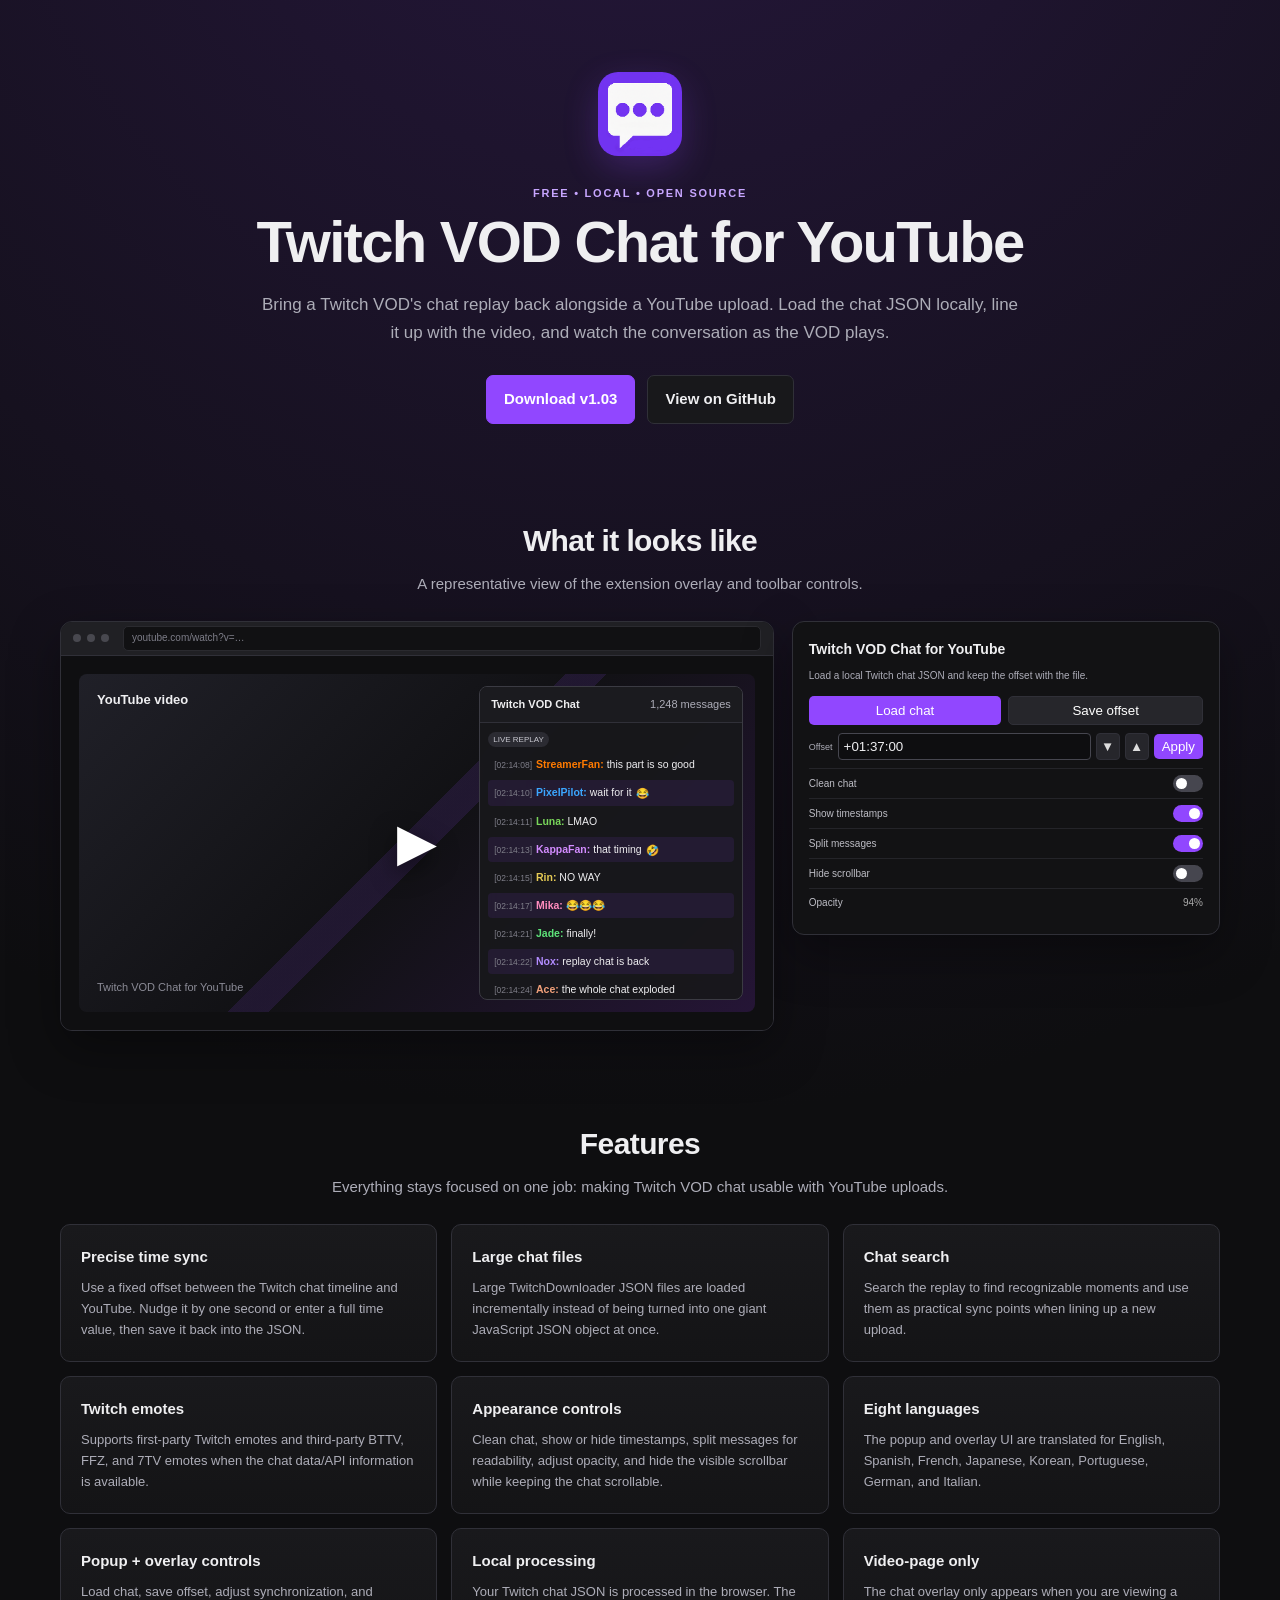
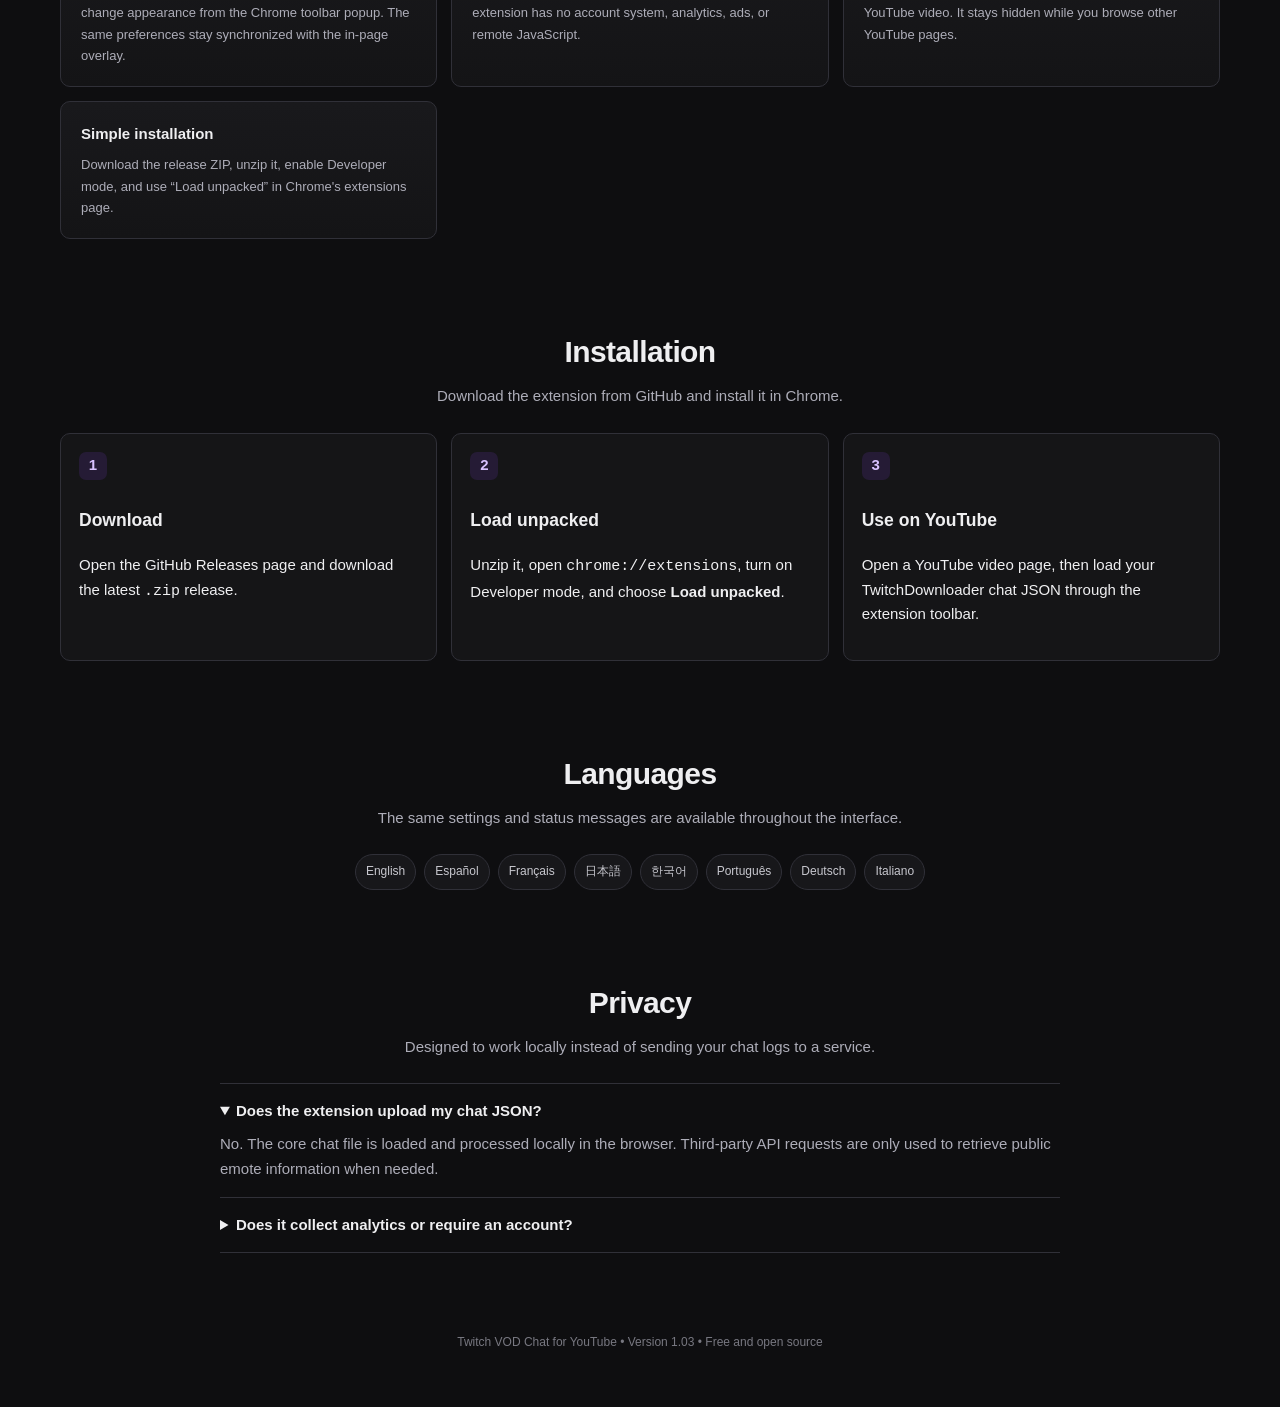
<file: docs/index.html>
<!doctype html>
<html lang="en">
<head>
<meta charset="utf-8">
<meta name="viewport" content="width=device-width, initial-scale=1">
<meta name="description" content="Twitch VOD Chat for YouTube — synchronize a local Twitch VOD chat replay with a YouTube video.">
<title>Twitch VOD Chat for YouTube</title>
<style>
:root{
  --bg:#0e0e10; --panel:#18181b; --panel2:#202024; --border:#303038;
  --text:#efeff1; --muted:#adadb8; --purple:#9147ff; --purple2:#772ce8;
  --purple-soft:rgba(145,71,255,.13); --green:#5ee37a;
  --max:1160px; --shadow:0 18px 50px rgba(0,0,0,.35);
}
*{box-sizing:border-box}
html{scroll-behavior:smooth}
body{margin:0;background:radial-gradient(circle at 50% -10%,#26173d 0,#0e0e10 42%);color:var(--text);font:15px/1.65 Inter,Segoe UI,Arial,sans-serif}
a{color:#c7a6ff;text-decoration:none}a:hover{text-decoration:underline}
.container{width:min(var(--max),calc(100% - 36px));margin:auto}
.hero{padding:72px 0 48px;text-align:center}
.hero-icon{width:84px;height:84px;border-radius:20px;box-shadow:0 12px 35px rgba(145,71,255,.24);margin-bottom:20px}
.eyebrow{text-transform:uppercase;letter-spacing:.16em;font-size:11px;color:#c7a6ff;font-weight:700}
h1{font-size:clamp(34px,6vw,58px);line-height:1.05;margin:10px 0 18px;letter-spacing:-.03em}
.hero p{max-width:760px;margin:0 auto;color:var(--muted);font-size:17px}
.actions{display:flex;justify-content:center;gap:12px;flex-wrap:wrap;margin-top:28px}
.btn{display:inline-flex;align-items:center;justify-content:center;padding:11px 17px;border-radius:7px;border:1px solid var(--border);font-weight:700}
.btn.primary{background:var(--purple);color:#fff;border-color:var(--purple)}
.btn.primary:hover{background:var(--purple2);text-decoration:none}
.btn.secondary{background:var(--panel);color:var(--text)}
.btn.secondary:hover{background:var(--panel2);text-decoration:none}
.note{margin-top:12px;color:#777783;font-size:12px}
section{padding:44px 0}
.section-head{text-align:center;margin-bottom:24px}
.section-head h2{font-size:30px;margin:0 0 7px;letter-spacing:-.02em}
.section-head p{margin:0;color:var(--muted)}
.preview-grid{display:grid;grid-template-columns:1.25fr .75fr;gap:18px;align-items:start}
.browser,.popup{background:#121214;border:1px solid var(--border);border-radius:12px;box-shadow:var(--shadow);overflow:hidden}
.chrome-bar{height:34px;background:#202024;border-bottom:1px solid var(--border);display:flex;align-items:center;gap:6px;padding:0 12px}
.dot{width:8px;height:8px;border-radius:50%;background:#48484f}.url{margin-left:8px;flex:1;background:#111113;border:1px solid #2a2a2f;border-radius:5px;color:#7d7d88;padding:3px 8px;font-size:10px}
.mock-page{position:relative;background:#0f0f11;aspect-ratio:16/8.4;padding:18px}
.video{height:100%;border-radius:8px;background:linear-gradient(135deg,#202028,#111114 50%,#251536);position:relative;overflow:hidden}
.video:before{content:"";position:absolute;inset:0;background:linear-gradient(135deg,transparent 0 48%,rgba(145,71,255,.12) 48% 52%,transparent 52%)}
.video-title{position:absolute;left:18px;top:15px;font-weight:800;font-size:13px}.video-label{position:absolute;left:18px;bottom:15px;color:#8b8b96;font-size:11px}
.play{position:absolute;inset:0;display:grid;place-items:center;font-size:52px;color:#fff;text-shadow:0 8px 25px #0008}
.chat-overlay{position:absolute;right:12px;top:12px;bottom:12px;width:39%;min-width:250px;background:rgba(24,24,27,.94);border:1px solid #3b3b43;border-radius:8px;display:flex;flex-direction:column;overflow:hidden;backdrop-filter:blur(10px)}
.chat-head{height:38px;display:flex;align-items:center;justify-content:space-between;padding:0 11px;background:#1b1b1f;border-bottom:1px solid var(--border);font-size:11px}.chat-head .count{color:var(--muted)}
.chat-list{padding:8px;overflow:hidden;font-size:10.5px;line-height:1.42}
.msg{padding:5px 6px;border-radius:4px;margin-bottom:3px;word-break:break-word}.msg.alt{background:rgba(145,71,255,.10)}.time{color:#7f7f89;font-size:8.5px;margin-right:4px}.user{font-weight:800}.emote{height:20px;vertical-align:middle;margin:0 1px}.tag{display:inline-block;font-size:8px;padding:2px 5px;border-radius:999px;background:#2b2b32;color:#c8c8d0;margin-bottom:5px}
.popup{padding:16px}.popup h3{font-size:14px;margin:0 0 7px}.popup p{font-size:10px;color:var(--muted);margin:0 0 12px}.pop-row{display:flex;gap:7px;margin:8px 0}.pop-btn{flex:1;background:var(--purple);border:0;color:#fff;border-radius:5px;padding:6px 7px;font:700 10px inherit}.pop-btn.alt{background:#26262b;border:1px solid var(--border)}
.offset{display:flex;align-items:center;gap:5px;margin:8px 0}.offset span{font-size:9px;color:var(--muted)}.offset input{min-width:0;flex:1;background:#0e0e10;color:var(--text);border:1px solid #46464f;border-radius:4px;padding:5px;font:10px inherit}.tiny{width:24px;padding:5px 0;border-radius:4px;border:1px solid var(--border);background:#26262b;color:#ddd}.switch-row{display:flex;justify-content:space-between;align-items:center;padding:6px 0;border-top:1px solid #242429}.switch-label{font-size:10px;color:#bdbdc5}.switch{width:30px;height:17px;border-radius:20px;background:#46464f;position:relative}.switch.on{background:var(--purple)}.switch:after{content:"";position:absolute;width:11px;height:11px;top:3px;left:3px;border-radius:50%;background:#fff}.switch.on:after{left:16px}
.features{display:grid;grid-template-columns:repeat(3,1fr);gap:14px}.card{background:linear-gradient(180deg,#19191c,#141416);border:1px solid var(--border);border-radius:10px;padding:20px}.card h3{margin:0 0 7px;font-size:15px}.card p{margin:0;color:var(--muted);font-size:13px}
.steps{display:grid;grid-template-columns:repeat(3,1fr);gap:14px}.step-card{border:1px solid var(--border);border-radius:10px;padding:18px;background:#151517}.num{display:inline-grid;place-items:center;width:28px;height:28px;border-radius:7px;background:var(--purple-soft);color:#d9c2ff;font-weight:800;margin-bottom:9px}
.languages{display:flex;justify-content:center;gap:8px;flex-wrap:wrap}.lang{padding:7px 10px;border:1px solid var(--border);border-radius:999px;background:#17171a;color:#c7c7ce;font-size:12px}
.faq{max-width:840px;margin:auto}.faq details{border-top:1px solid var(--border);padding:15px 0}.faq details:last-child{border-bottom:1px solid var(--border)}summary{cursor:pointer;font-weight:700}details p{color:var(--muted);margin:8px 0 0}
footer{padding:36px 0 54px;color:#787881;font-size:12px;text-align:center}
@media(max-width:900px){.preview-grid{grid-template-columns:1fr}.features,.steps{grid-template-columns:1fr 1fr}.chat-overlay{width:46%;min-width:220px}}
@media(max-width:650px){.features,.steps{grid-template-columns:1fr}.hero{padding-top:48px}.chat-overlay{position:absolute;right:7px;top:7px;bottom:7px;width:50%;min-width:180px}.mock-page{padding:8px}.chat-list{font-size:9px}.popup{max-width:420px;margin:auto}}
</style>
</head>
<body>
<header class="hero" id="top">
  <div class="container">
    <img class="hero-icon" src="assets/icon128.png" alt="Twitch VOD Chat for YouTube icon">
    <div class="eyebrow">Free • Local • Open source</div>
    <h1>Twitch VOD Chat for YouTube</h1>
    <p>Bring a Twitch VOD's chat replay back alongside a YouTube upload. Load the chat JSON locally, line it up with the video, and watch the conversation as the VOD plays.</p>
    <div class="actions">
      <a class="btn primary" href="https://github.com/FrankSteinman/twitch-vod-chat-for-youtube/releases/download/v1.03/twitch-vod-chat-for-youtube-v1.03.zip">Download v1.03</a>
      <a class="btn secondary" href="https://github.com/FrankSteinman/twitch-vod-chat-for-youtube">View on GitHub</a>
    </div>
    
  </div>
</header>

<main>
<section id="preview">
  <div class="container">
    <div class="section-head"><h2>What it looks like</h2><p>A representative view of the extension overlay and toolbar controls.</p></div>
    <div class="preview-grid">
      <div class="browser">
        <div class="chrome-bar"><span class="dot"></span><span class="dot"></span><span class="dot"></span><div class="url">youtube.com/watch?v=…</div></div>
        <div class="mock-page">
          <div class="video">
            <div class="video-title">YouTube video</div><div class="play">▶</div><div class="video-label">Twitch VOD Chat for YouTube</div>
            <div class="chat-overlay">
              <div class="chat-head"><strong>Twitch VOD Chat</strong><span class="count">1,248 messages</span></div>
              <div class="chat-list">
                <div class="tag">LIVE REPLAY</div>
                <div class="msg"><span class="time">[02:14:08]</span><span class="user" style="color:#ff7b00">StreamerFan:</span> this part is so good</div>
                <div class="msg alt"><span class="time">[02:14:10]</span><span class="user" style="color:#3ca7ff">PixelPilot:</span> wait for it <span class="emote">😂</span></div>
                <div class="msg"><span class="time">[02:14:11]</span><span class="user" style="color:#79d65a">Luna:</span> LMAO</div>
                <div class="msg alt"><span class="time">[02:14:13]</span><span class="user" style="color:#d38cff">KappaFan:</span> that timing <span class="emote">🤣</span></div>
                <div class="msg"><span class="time">[02:14:15]</span><span class="user" style="color:#e6cb55">Rin:</span> NO WAY</div>
                <div class="msg alt"><span class="time">[02:14:17]</span><span class="user" style="color:#ff8dbe">Mika:</span> 😂😂😂</div>
                <div class="msg"><span class="time">[02:14:21]</span><span class="user" style="color:#5ee37a">Jade:</span> finally!</div>
                <div class="msg alt"><span class="time">[02:14:22]</span><span class="user" style="color:#b28cff">Nox:</span> replay chat is back</div>
                <div class="msg"><span class="time">[02:14:24]</span><span class="user" style="color:#f0a07a">Ace:</span> the whole chat exploded</div>
              </div>
            </div>
          </div>
        </div>
      </div>

      <div class="popup">
        <h3>Twitch VOD Chat for YouTube</h3>
        <p>Load a local Twitch chat JSON and keep the offset with the file.</p>
        <div class="pop-row"><button class="pop-btn">Load chat</button><button class="pop-btn alt">Save offset</button></div>
        <div class="offset"><span>Offset</span><input value="+01:37:00" aria-label="Offset"><button class="tiny">▼</button><button class="tiny">▲</button><button class="pop-btn" style="flex:0 0 auto;padding:5px 8px">Apply</button></div>
        <div class="switch-row"><span class="switch-label">Clean chat</span><span class="switch"></span></div>
        <div class="switch-row"><span class="switch-label">Show timestamps</span><span class="switch on"></span></div>
        <div class="switch-row"><span class="switch-label">Split messages</span><span class="switch on"></span></div>
        <div class="switch-row"><span class="switch-label">Hide scrollbar</span><span class="switch"></span></div>
        <div class="switch-row"><span class="switch-label">Opacity</span><span style="font-size:10px;color:#aaa">94%</span></div>
      </div>
    </div>
  </div>
</section>

<section id="features">
  <div class="container">
    <div class="section-head"><h2>Features</h2><p>Everything stays focused on one job: making Twitch VOD chat usable with YouTube uploads.</p></div>
    <div class="features">
      <article class="card"><h3>Precise time sync</h3><p>Use a fixed offset between the Twitch chat timeline and YouTube. Nudge it by one second or enter a full time value, then save it back into the JSON.</p></article>
      <article class="card"><h3>Large chat files</h3><p>Large TwitchDownloader JSON files are loaded incrementally instead of being turned into one giant JavaScript JSON object at once.</p></article>
      <article class="card"><h3>Chat search</h3><p>Search the replay to find recognizable moments and use them as practical sync points when lining up a new upload.</p></article>
      <article class="card"><h3>Twitch emotes</h3><p>Supports first-party Twitch emotes and third-party BTTV, FFZ, and 7TV emotes when the chat data/API information is available.</p></article>
      <article class="card"><h3>Appearance controls</h3><p>Clean chat, show or hide timestamps, split messages for readability, adjust opacity, and hide the visible scrollbar while keeping the chat scrollable.</p></article>
      <article class="card"><h3>Eight languages</h3><p>The popup and overlay UI are translated for English, Spanish, French, Japanese, Korean, Portuguese, German, and Italian.</p></article>
      <article class="card"><h3>Popup + overlay controls</h3><p>Load chat, save offset, adjust synchronization, and change appearance from the Chrome toolbar popup. The same preferences stay synchronized with the in-page overlay.</p></article>
      <article class="card"><h3>Local processing</h3><p>Your Twitch chat JSON is processed in the browser. The extension has no account system, analytics, ads, or remote JavaScript.</p></article>
      <article class="card"><h3>Video-page only</h3><p>The chat overlay only appears when you are viewing a YouTube video. It stays hidden while you browse other YouTube pages.</p></article>
      <article class="card"><h3>Simple installation</h3><p>Download the release ZIP, unzip it, enable Developer mode, and use “Load unpacked” in Chrome's extensions page.</p></article>
    </div>
  </div>
</section>

<section id="install">
  <div class="container">
    <div class="section-head"><h2>Installation</h2><p>Download the extension from GitHub and install it in Chrome.</p></div>
    <div class="steps">
      <div class="step-card"><div class="num">1</div><h3>Download</h3><p>Open the GitHub Releases page and download the latest <code>.zip</code> release.</p></div>
      <div class="step-card"><div class="num">2</div><h3>Load unpacked</h3><p>Unzip it, open <code>chrome://extensions</code>, turn on Developer mode, and choose <b>Load unpacked</b>.</p></div>
      <div class="step-card"><div class="num">3</div><h3>Use on YouTube</h3><p>Open a YouTube video page, then load your TwitchDownloader chat JSON through the extension toolbar.</p></div>
    </div>
  </div>
</section>

<section id="languages">
  <div class="container">
    <div class="section-head"><h2>Languages</h2><p>The same settings and status messages are available throughout the interface.</p></div>
    <div class="languages">
      <span class="lang">English</span><span class="lang">Español</span><span class="lang">Français</span><span class="lang">日本語</span><span class="lang">한국어</span><span class="lang">Português</span><span class="lang">Deutsch</span><span class="lang">Italiano</span>
    </div>
  </div>
</section>

<section id="privacy">
  <div class="container">
    <div class="section-head"><h2>Privacy</h2><p>Designed to work locally instead of sending your chat logs to a service.</p></div>
    <div class="faq">
      <details open><summary>Does the extension upload my chat JSON?</summary><p>No. The core chat file is loaded and processed locally in the browser. Third-party API requests are only used to retrieve public emote information when needed.</p></details>
      <details><summary>Does it collect analytics or require an account?</summary><p>No. There is no analytics system, advertising system, account system, or remote JavaScript execution in the extension.</p></details>
    </div>
  </div>
</section>
</main>

<footer>
  <div class="container">Twitch VOD Chat for YouTube • Version 1.03 • Free and open source</div>
</footer>
</body>
</html>
</file>
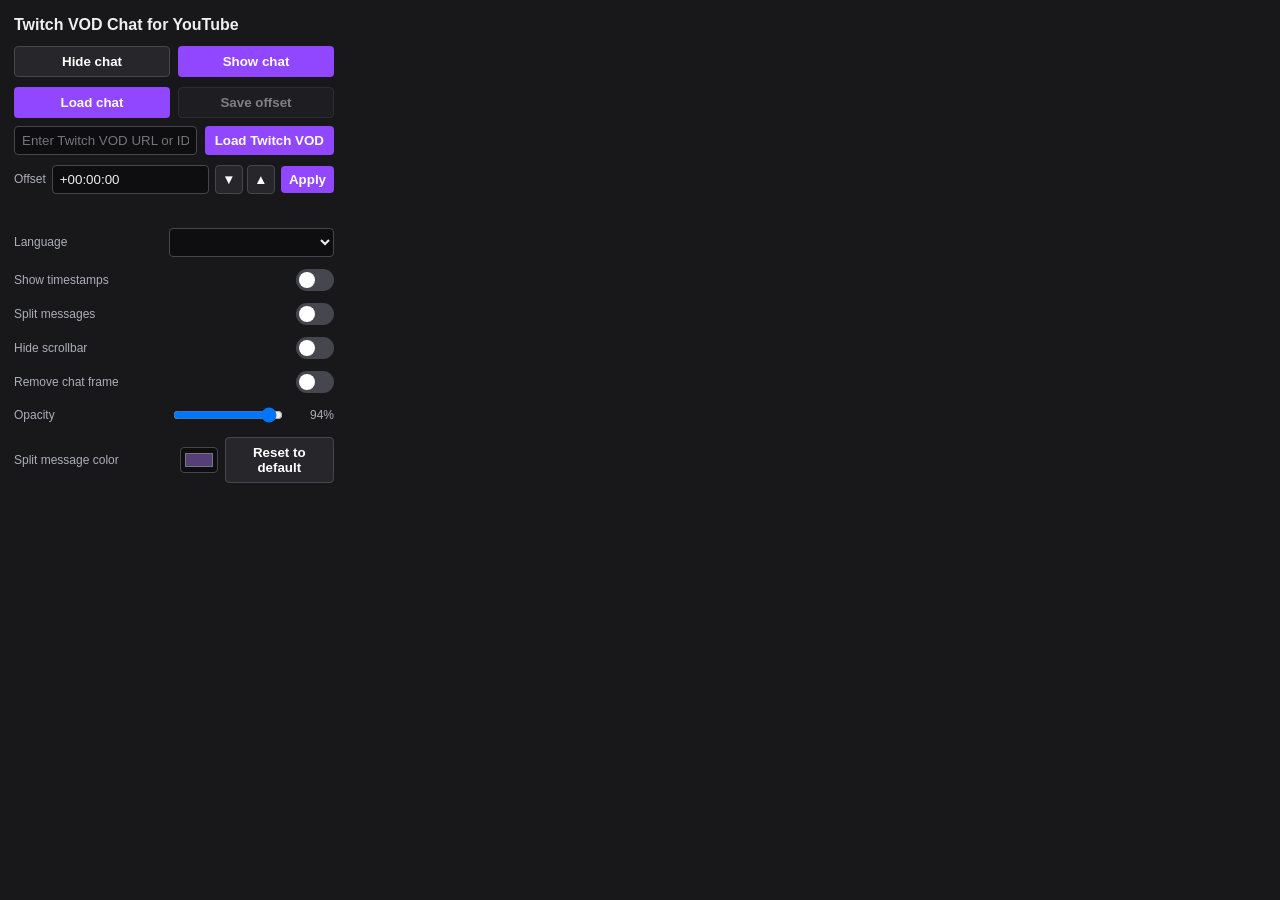
<file: popup.html>
<!doctype html>
<html>
<head>
  <meta charset="utf-8">
  <title>Twitch VOD Chat for YouTube</title>
  <style>
    body{margin:0;padding:14px;width:320px;background:#18181b;color:#efeff1;font:14px/1.4 "Segoe UI",Arial,sans-serif}
    h1{font-size:16px;margin:0 0 8px}
    p{color:#adadb8;margin:0 0 10px}
    .top-actions{display:grid;grid-template-columns:1fr 1fr;gap:8px;margin:10px 0 8px}
    .offset-row{display:flex;align-items:center;gap:6px;margin:0 0 10px}
    .offset-label{color:#adadb8;font-size:12px;white-space:nowrap}
    .offset-input{flex:1;min-width:0;box-sizing:border-box;background:#0e0e10;color:#efeff1;border:1px solid #46464f;border-radius:4px;padding:6px 7px}
    .offset-steps{display:flex;gap:4px;flex:0 0 auto}
    .step{width:28px;padding:6px 0!important}
    .offset-apply{padding:6px 8px}
    .file-status{color:#adadb8;font-size:11px;min-height:16px;margin:-2px 0 8px;overflow:hidden;text-overflow:ellipsis;white-space:nowrap}
    .twitch-row{display:grid;grid-template-columns:1fr auto;gap:8px;margin:0 0 10px}
    .twitch-input{box-sizing:border-box;min-width:0;width:100%;background:#0e0e10;color:#efeff1;border:1px solid #46464f;border-radius:4px;padding:6px 7px}
    .language-row{display:flex;align-items:center;justify-content:space-between;gap:10px;margin:10px 0}
    .language-row label{color:#adadb8;font-size:12px}
    select{box-sizing:border-box;min-width:165px;background:#0e0e10;color:#efeff1;border:1px solid #46464f;border-radius:4px;padding:5px 7px}
    .clean-row{display:flex;align-items:center;justify-content:space-between;gap:12px;margin:12px 0}
    .clean-label{color:#adadb8;font-size:12px;flex:1}
    .range-wrap{display:flex;align-items:center;gap:7px;flex:1;justify-content:flex-end}
    .range-wrap input{width:110px}
    .range-value{color:#adadb8;font-size:12px;min-width:42px;text-align:right}
    .color-wrap{display:flex;align-items:center;gap:7px;flex:1;justify-content:flex-end}
    #split-color{width:42px;height:26px;padding:1px 2px;box-sizing:border-box;background:#0e0e10;border:1px solid #46464f;border-radius:4px;cursor:pointer}
    .switch{position:relative;display:inline-block;width:38px;height:22px;flex:0 0 auto}
    .switch input{opacity:0;width:0;height:0}
    .slider{position:absolute;inset:0;background:#46464f;border-radius:22px;cursor:pointer;transition:.15s}
    .slider:before{content:"";position:absolute;width:16px;height:16px;left:3px;top:3px;background:#fff;border-radius:50%;transition:.15s}
    .switch input:checked + .slider{background:#9147ff}
    .switch input:checked + .slider:before{transform:translateX(16px)}
    button{border:0;border-radius:4px;padding:7px 10px;background:#9147ff;color:#fff;font-weight:700;cursor:pointer}
    button:hover{background:#772ce8}
    button.secondary{background:#26262b;border:1px solid #46464f}
    button.secondary:hover{background:#303036}
    button:disabled{opacity:.45;cursor:default}
  </style>
</head>
<body>
  <h1>Twitch VOD Chat for YouTube</h1>
  <div class="top-actions">
    <button id="hide" class="secondary">Hide chat</button>
    <button id="open">Show chat</button>
  </div>
  <div class="top-actions">
    <button id="load-chat">Load chat</button>
    <button id="save-offset" class="secondary" disabled>Save offset</button>
  </div>
  <div class="twitch-row">
    <input id="twitch-vod-id" class="twitch-input" type="text" inputmode="text" autocomplete="off" spellcheck="false" placeholder="Enter Twitch VOD URL or ID">
    <button id="load-twitch-vod" type="button">Load Twitch VOD</button>
  </div>
  <div class="offset-row">
    <span id="offset-label" class="offset-label">Offset</span>
    <input id="offset" class="offset-input" type="text" value="+00:00:00" spellcheck="false">
    <div class="offset-steps">
      <button id="offset-down" class="step secondary" type="button">▼</button>
      <button id="offset-up" class="step secondary" type="button">▲</button>
    </div>
    <button id="offset-apply" class="offset-apply" type="button">Apply</button>
  </div>
  <div id="file-status" class="file-status"></div>

  <div class="language-row">
    <label id="language-label" for="language">Language</label>
    <select id="language" aria-label="Language"></select>
  </div>
  <div class="clean-row">
    <span id="show-timestamps-label" class="clean-label">Show timestamps</span>
    <label class="switch" aria-label="Show timestamps">
      <input id="show-timestamps" type="checkbox">
      <span class="slider"></span>
    </label>
  </div>
  <div class="clean-row">
    <span id="split-messages-label" class="clean-label">Split messages</span>
    <label class="switch" aria-label="Split messages">
      <input id="split-messages" type="checkbox">
      <span class="slider"></span>
    </label>
  </div>
  <div class="clean-row">
    <span id="hide-scrollbar-label" class="clean-label">Hide scrollbar</span>
    <label class="switch" aria-label="Hide scrollbar">
      <input id="hide-scrollbar" type="checkbox">
      <span class="slider"></span>
    </label>
  </div>
  <div class="clean-row">
    <span id="hide-chat-frame-label" class="clean-label">Remove chat frame</span>
    <label class="switch" aria-label="Remove chat frame">
      <input id="hide-chat-frame" type="checkbox">
      <span class="slider"></span>
    </label>
  </div>
  <div class="clean-row">
    <span id="opacity-label" class="clean-label">Opacity</span>
    <div class="range-wrap">
      <input id="opacity" type="range" min="0" max="100" step="1" value="94">
      <span id="opacity-value" class="range-value">94%</span>
    </div>
  </div>
  <div class="clean-row">
    <span id="split-color-label" class="clean-label">Split message color</span>
    <div class="color-wrap">
      <input id="split-color" type="color" value="#563e76" aria-label="Split message color">
      <button id="split-color-reset" class="secondary" type="button">Reset to default</button>
    </div>
  </div>
  <script src="i18n.js"></script>
  <script src="popup.js"></script>
</body>
</html>
</file>
